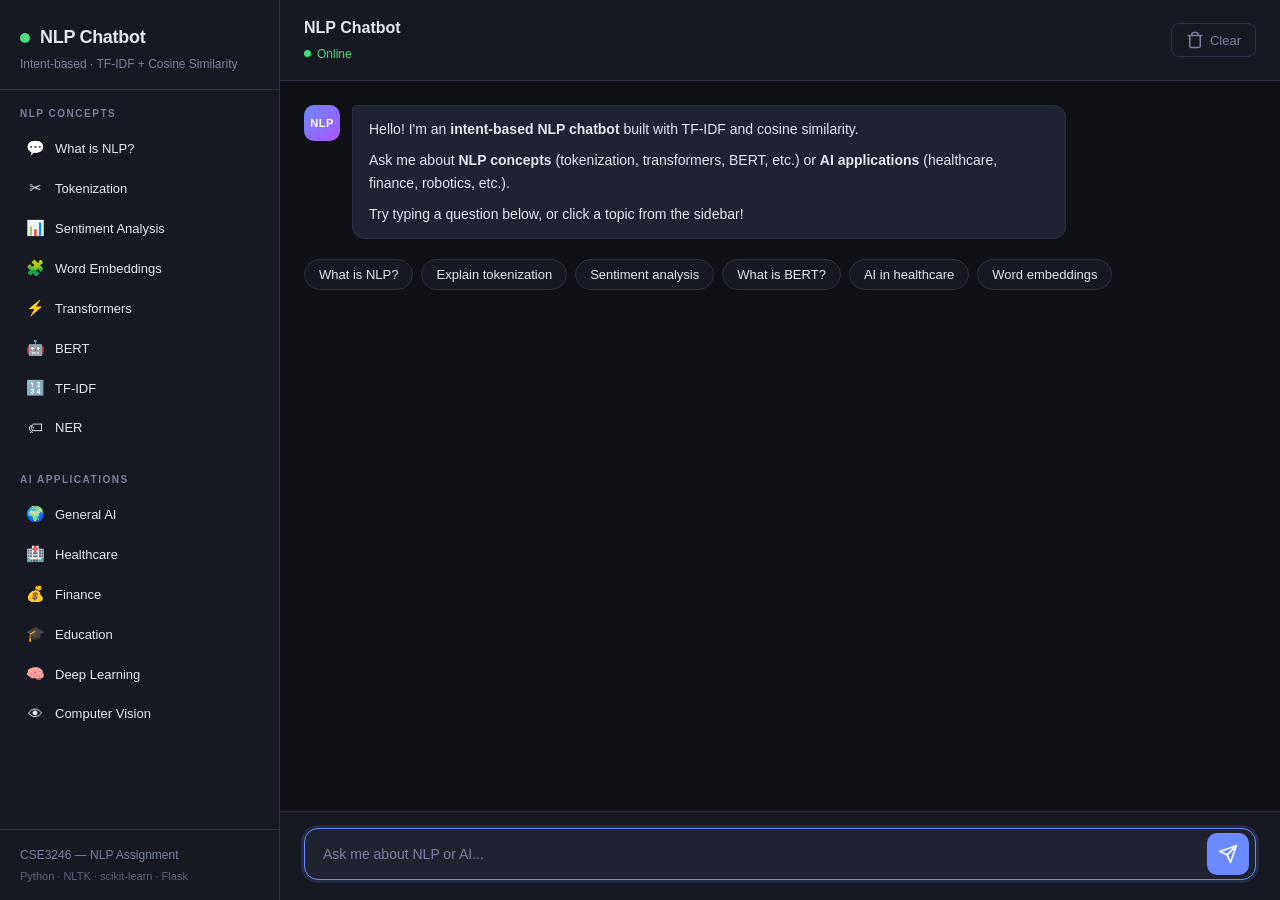
<file: templates/index.html>
<!DOCTYPE html>
<html lang="en">
<head>
    <meta charset="UTF-8">
    <meta name="viewport" content="width=device-width, initial-scale=1.0">
    <title>NLP Chatbot</title>
    <link rel="stylesheet" href="/static/style.css">
</head>
<body>
    <div class="app">
        <!-- Sidebar -->
        <aside class="sidebar">
            <div class="sidebar-header">
                <div class="logo">
                    <span class="logo-dot"></span>
                    <span class="logo-text">NLP Chatbot</span>
                </div>
                <p class="logo-sub">Intent-based &middot; TF-IDF + Cosine Similarity</p>
            </div>

            <div class="sidebar-section">
                <h3 class="section-title">NLP Concepts</h3>
                <button class="topic-btn" data-query="What is NLP?">
                    <span class="topic-icon">&#x1f4ac;</span> What is NLP?
                </button>
                <button class="topic-btn" data-query="Explain tokenization">
                    <span class="topic-icon">&#x2702;</span> Tokenization
                </button>
                <button class="topic-btn" data-query="What is sentiment analysis?">
                    <span class="topic-icon">&#x1f4ca;</span> Sentiment Analysis
                </button>
                <button class="topic-btn" data-query="What are word embeddings?">
                    <span class="topic-icon">&#x1f9e9;</span> Word Embeddings
                </button>
                <button class="topic-btn" data-query="How do transformers work?">
                    <span class="topic-icon">&#x26a1;</span> Transformers
                </button>
                <button class="topic-btn" data-query="What is BERT?">
                    <span class="topic-icon">&#x1f916;</span> BERT
                </button>
                <button class="topic-btn" data-query="What is TF-IDF?">
                    <span class="topic-icon">&#x1f522;</span> TF-IDF
                </button>
                <button class="topic-btn" data-query="What is named entity recognition?">
                    <span class="topic-icon">&#x1f3f7;</span> NER
                </button>
            </div>

            <div class="sidebar-section">
                <h3 class="section-title">AI Applications</h3>
                <button class="topic-btn" data-query="What are applications of AI?">
                    <span class="topic-icon">&#x1f30d;</span> General AI
                </button>
                <button class="topic-btn" data-query="AI in healthcare">
                    <span class="topic-icon">&#x1f3e5;</span> Healthcare
                </button>
                <button class="topic-btn" data-query="AI in finance">
                    <span class="topic-icon">&#x1f4b0;</span> Finance
                </button>
                <button class="topic-btn" data-query="AI in education">
                    <span class="topic-icon">&#x1f393;</span> Education
                </button>
                <button class="topic-btn" data-query="What is deep learning?">
                    <span class="topic-icon">&#x1f9e0;</span> Deep Learning
                </button>
                <button class="topic-btn" data-query="What is computer vision?">
                    <span class="topic-icon">&#x1f441;</span> Computer Vision
                </button>
            </div>

            <div class="sidebar-footer">
                <p>CSE3246 &mdash; NLP Assignment</p>
                <p class="tech-stack">Python &middot; NLTK &middot; scikit-learn &middot; Flask</p>
            </div>
        </aside>

        <!-- Main chat area -->
        <main class="chat-area">
            <header class="chat-header">
                <div class="header-left">
                    <h1>NLP Chatbot</h1>
                    <span class="header-status">
                        <span class="status-dot"></span> Online
                    </span>
                </div>
                <div class="header-right">
                    <button id="clear-btn" class="clear-btn" title="Clear chat">
                        <svg width="18" height="18" viewBox="0 0 24 24" fill="none" stroke="currentColor" stroke-width="2" stroke-linecap="round" stroke-linejoin="round">
                            <polyline points="3 6 5 6 21 6"></polyline>
                            <path d="M19 6v14a2 2 0 0 1-2 2H7a2 2 0 0 1-2-2V6m3 0V4a2 2 0 0 1 2-2h4a2 2 0 0 1 2 2v2"></path>
                        </svg>
                        Clear
                    </button>
                </div>
            </header>

            <div class="messages" id="messages">
                <!-- Welcome message -->
                <div class="msg bot-msg">
                    <div class="avatar bot-avatar">NLP</div>
                    <div class="bubble bot-bubble">
                        <p>Hello! I'm an <strong>intent-based NLP chatbot</strong> built with TF-IDF and cosine similarity.</p>
                        <p>Ask me about <strong>NLP concepts</strong> (tokenization, transformers, BERT, etc.) or <strong>AI applications</strong> (healthcare, finance, robotics, etc.).</p>
                        <p>Try typing a question below, or click a topic from the sidebar!</p>
                    </div>
                </div>

                <!-- Suggestion chips -->
                <div class="suggestions" id="suggestions">
                    <button class="chip" data-query="What is NLP?">What is NLP?</button>
                    <button class="chip" data-query="Explain tokenization">Explain tokenization</button>
                    <button class="chip" data-query="How does sentiment analysis work?">Sentiment analysis</button>
                    <button class="chip" data-query="What is BERT?">What is BERT?</button>
                    <button class="chip" data-query="AI applications in healthcare">AI in healthcare</button>
                    <button class="chip" data-query="What are word embeddings?">Word embeddings</button>
                </div>
            </div>

            <div class="input-area">
                <form id="chat-form" autocomplete="off">
                    <div class="input-wrapper">
                        <input type="text" id="user-input" placeholder="Ask me about NLP or AI..." autofocus>
                        <button type="submit" id="send-btn" title="Send">
                            <svg width="20" height="20" viewBox="0 0 24 24" fill="none" stroke="currentColor" stroke-width="2" stroke-linecap="round" stroke-linejoin="round">
                                <line x1="22" y1="2" x2="11" y2="13"></line>
                                <polygon points="22 2 15 22 11 13 2 9 22 2"></polygon>
                            </svg>
                        </button>
                    </div>
                </form>
            </div>
        </main>
    </div>

    <script src="/static/script.js"></script>
</body>
</html>
</file>
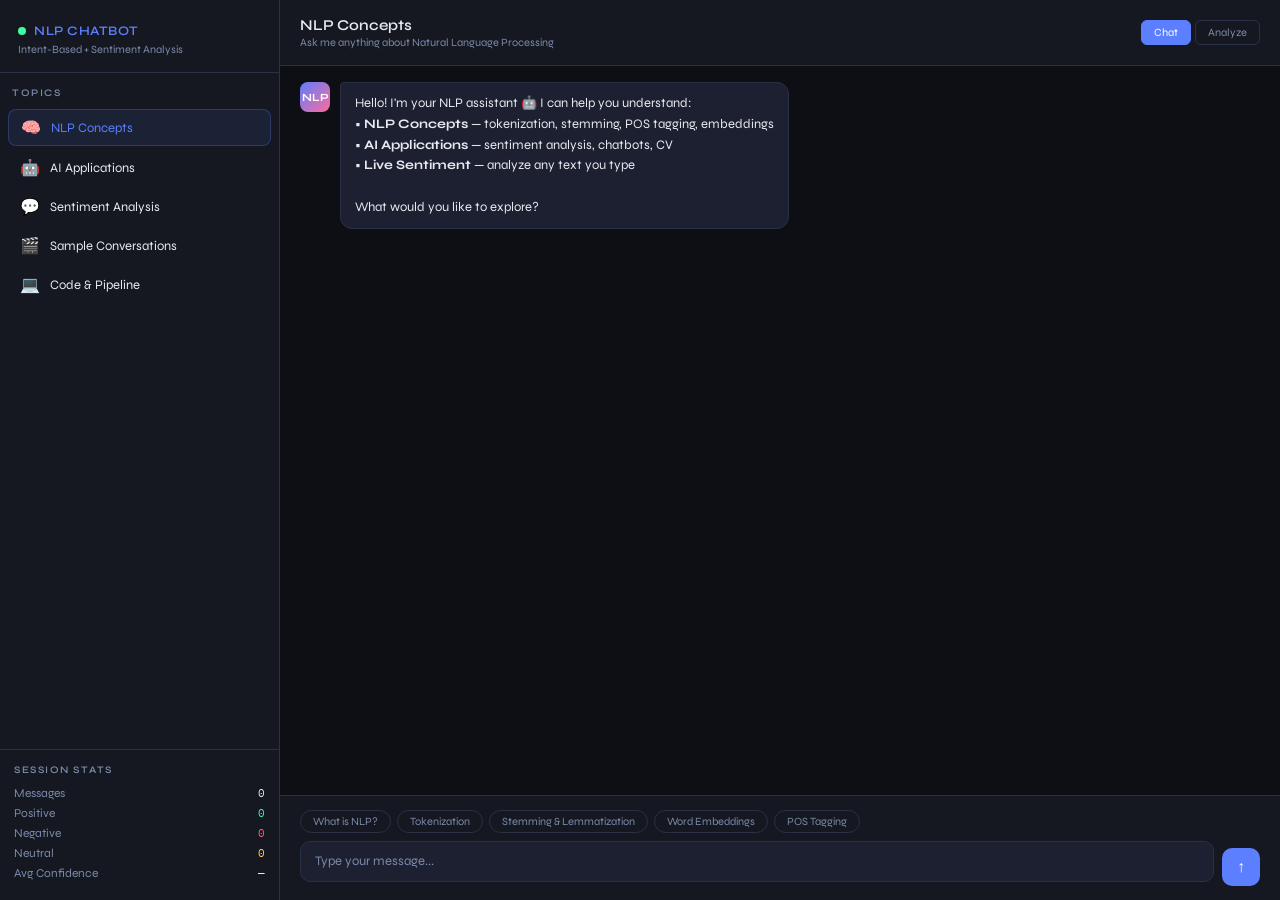
<file: nlp_chatbot.html>
<!DOCTYPE html>
<html lang="en">
<head>
<meta charset="UTF-8">
<meta name="viewport" content="width=device-width, initial-scale=1.0">
<title>NLP Chatbot — Intent & Sentiment Analysis</title>
<link rel="preconnect" href="https://fonts.googleapis.com">
<link href="https://fonts.googleapis.com/css2?family=IBM+Plex+Mono:wght@400;500&family=Syne:wght@400;600;700&display=swap" rel="stylesheet">
<style>
*{box-sizing:border-box;margin:0;padding:0}
:root{
  --bg:#0d0f14;--surface:#151820;--card:#1c2030;--border:#2a3045;
  --text:#e8eaf0;--muted:#7c8aaa;--accent:#5b7fff;--accent2:#ff6b9d;
  --green:#3dffa0;--red:#ff5c7a;--yellow:#ffd060;
  font-family:'Syne',sans-serif;
}

html,body{height:100%;background:var(--bg);color:var(--text);}

.app{display:grid;grid-template-columns:280px 1fr;height:100vh;}

/* Sidebar */
.sidebar{background:var(--surface);border-right:1px solid var(--border);display:flex;flex-direction:column;overflow:hidden}
.logo{padding:20px 18px 16px;border-bottom:1px solid var(--border)}
.logo-badge{display:inline-flex;align-items:center;gap:8px;font-size:13px;font-weight:600;letter-spacing:.5px;color:var(--accent)}
.logo-dot{width:8px;height:8px;background:var(--green);border-radius:50%;animation:pulse 2s ease-in-out infinite}
.logo-sub{font-size:11px;color:var(--muted);margin-top:4px}
@keyframes pulse{0%,100%{box-shadow:0 0 0 0 rgba(61,255,160,.4)}50%{box-shadow:0 0 0 6px rgba(61,255,160,0)}}

.nav-section{padding:14px 12px 8px;font-size:10px;font-weight:600;letter-spacing:1.5px;color:var(--muted);text-transform:uppercase}

.topic-btn{display:flex;align-items:center;gap:10px;padding:8px 12px;border-radius:8px;cursor:pointer;margin:2px 8px;border:none;background:transparent;color:var(--text);font-family:inherit;font-size:13px;width:calc(100% - 16px);text-align:left;transition:all .15s}
.topic-btn:hover{background:var(--card)}
.topic-btn.active{background:rgba(91,127,255,.1);border:1px solid rgba(91,127,255,.25);color:var(--accent)}
.topic-icon{font-size:16px;min-width:20px;text-align:center}

.stats-panel{margin-top:auto;padding:14px;border-top:1px solid var(--border)}
.stats-title{font-size:10px;letter-spacing:1.5px;color:var(--muted);text-transform:uppercase;margin-bottom:10px;font-weight:600}
.stat-row{display:flex;justify-content:space-between;align-items:center;margin-bottom:6px;font-size:12px}
.stat-label{color:var(--muted)}
.stat-val{font-family:'IBM Plex Mono',monospace;font-size:11px}
.stat-pos{color:var(--green)}
.stat-neg{color:var(--red)}
.stat-neu{color:var(--yellow)}

/* Chat area */
.chat-area{display:flex;flex-direction:column;overflow:hidden}

.chat-header{padding:16px 20px;border-bottom:1px solid var(--border);display:flex;align-items:center;justify-content:space-between;background:var(--surface)}
.header-info h2{font-size:15px;font-weight:600;margin-bottom:2px}
.header-info p{font-size:11px;color:var(--muted)}
.mode-toggle{display:flex;gap:4px}
.mode-btn{padding:5px 12px;border-radius:6px;border:1px solid var(--border);background:transparent;color:var(--muted);font-size:11px;cursor:pointer;font-family:inherit;transition:all .15s}
.mode-btn.active{background:var(--accent);border-color:var(--accent);color:#fff}

.messages{flex:1;overflow-y:auto;padding:16px 20px;display:flex;flex-direction:column;gap:12px;scrollbar-width:thin;scrollbar-color:var(--border) transparent}
.messages::-webkit-scrollbar{width:4px}
.messages::-webkit-scrollbar-track{background:transparent}
.messages::-webkit-scrollbar-thumb{background:var(--border);border-radius:2px}

.msg{display:flex;gap:10px;max-width:100%;animation:fadeUp .25s ease}
@keyframes fadeUp{from{opacity:0;transform:translateY(8px)}to{opacity:1;transform:translateY(0)}}

.msg.user{flex-direction:row-reverse}

.avatar{width:30px;height:30px;border-radius:8px;display:flex;align-items:center;justify-content:center;font-size:13px;flex-shrink:0}
.avatar.bot{background:linear-gradient(135deg,var(--accent),var(--accent2));font-weight:700;font-size:11px;color:#fff}
.avatar.user{background:var(--card);border:1px solid var(--border)}

.bubble{padding:10px 14px;border-radius:12px;max-width:85%;font-size:13px;line-height:1.6}
.bubble.bot{background:var(--card);border:1px solid var(--border);border-top-left-radius:4px}
.bubble.user{background:linear-gradient(135deg,rgba(91,127,255,.85),#4466ee);color:#fff;border-top-right-radius:4px}

.sentiment-tag{display:inline-flex;align-items:center;gap:5px;margin-top:8px;padding:3px 10px;border-radius:20px;font-size:10px;font-weight:600;letter-spacing:.5px;text-transform:uppercase}
.s-pos{background:rgba(61,255,160,.12);color:var(--green);border:1px solid rgba(61,255,160,.3)}
.s-neg{background:rgba(255,92,122,.12);color:var(--red);border:1px solid rgba(255,92,122,.3)}
.s-neu{background:rgba(255,208,96,.12);color:var(--yellow);border:1px solid rgba(255,208,96,.3)}
.s-dot{width:6px;height:6px;border-radius:50%;background:currentColor}

.sentiment-bar{margin-top:8px;height:4px;border-radius:2px;background:var(--border);overflow:hidden}
.bar-fill{height:100%;border-radius:2px;transition:width .5s ease}

.emotion-chips{display:flex;flex-wrap:wrap;gap:4px;margin-top:8px}
.chip{padding:2px 8px;border-radius:12px;font-size:10px;background:var(--card);border:1px solid var(--border);color:var(--muted)}

.typing{display:flex;gap:4px;padding:4px 0}
.dot{width:6px;height:6px;border-radius:50%;background:var(--muted);animation:bounce .8s ease-in-out infinite}
.dot:nth-child(2){animation-delay:.15s}
.dot:nth-child(3){animation-delay:.3s}
@keyframes bounce{0%,80%,100%{transform:translateY(0)}40%{transform:translateY(-6px)}}

.input-area{padding:14px 20px;border-top:1px solid var(--border);background:var(--surface)}
.input-row{display:flex;gap:8px;align-items:flex-end}
.input-wrap{flex:1;position:relative}
textarea{width:100%;background:var(--card);border:1px solid var(--border);border-radius:10px;padding:10px 14px;color:var(--text);font-family:inherit;font-size:13px;resize:none;outline:none;line-height:1.5;max-height:100px;transition:border .15s}
textarea:focus{border-color:rgba(91,127,255,.5)}
textarea::placeholder{color:var(--muted)}
.send-btn{width:38px;height:38px;border-radius:10px;background:var(--accent);border:none;color:#fff;cursor:pointer;display:flex;align-items:center;justify-content:center;flex-shrink:0;transition:all .15s;font-size:16px}
.send-btn:hover{background:#4466ee;transform:scale(1.05)}
.send-btn:disabled{background:var(--border);cursor:not-allowed;transform:none}

.quick-pills{display:flex;gap:6px;flex-wrap:wrap;margin-bottom:8px}
.pill{padding:4px 12px;border-radius:20px;border:1px solid var(--border);background:transparent;color:var(--muted);font-size:11px;cursor:pointer;font-family:inherit;transition:all .15s;white-space:nowrap}
.pill:hover{border-color:var(--accent);color:var(--accent)}

.sample-block{margin-top:10px;padding:10px 12px;background:var(--bg);border-radius:8px;border-left:3px solid var(--accent)}
.sample-label{font-size:10px;color:var(--muted);letter-spacing:1px;text-transform:uppercase;margin-bottom:6px}
.sample-item{font-size:12px;color:var(--muted);padding:2px 0;margin-bottom:6px}

.code-block{font-family:'IBM Plex Mono',monospace;font-size:11px;background:var(--bg);border:1px solid var(--border);border-radius:8px;padding:10px 12px;margin-top:8px;overflow-x:auto;line-height:1.7;white-space:pre}
.kw{color:var(--accent)}
.str{color:var(--green)}
.cm{color:var(--muted)}

@media(max-width:640px){
  .app{grid-template-columns:1fr;grid-template-rows:auto 1fr}
  .sidebar{display:none}
}
</style>
</head>
<body>

<div class="app">
<!-- Sidebar -->
<div class="sidebar">
  <div class="logo">
    <div class="logo-badge"><span class="logo-dot"></span>NLP CHATBOT</div>
    <div class="logo-sub">Intent-Based + Sentiment Analysis</div>
  </div>

  <div class="nav-section">Topics</div>
  <button class="topic-btn active" onclick="setTopic('nlp')" id="t-nlp">
    <span class="topic-icon">🧠</span> NLP Concepts
  </button>
  <button class="topic-btn" onclick="setTopic('ai')" id="t-ai">
    <span class="topic-icon">🤖</span> AI Applications
  </button>
  <button class="topic-btn" onclick="setTopic('sentiment')" id="t-sentiment">
    <span class="topic-icon">💬</span> Sentiment Analysis
  </button>
  <button class="topic-btn" onclick="setTopic('demo')" id="t-demo">
    <span class="topic-icon">🎬</span> Sample Conversations
  </button>
  <button class="topic-btn" onclick="setTopic('code')" id="t-code">
    <span class="topic-icon">💻</span> Code & Pipeline
  </button>

  <div class="stats-panel">
    <div class="stats-title">Session Stats</div>
    <div class="stat-row"><span class="stat-label">Messages</span><span class="stat-val" id="stat-total">0</span></div>
    <div class="stat-row"><span class="stat-label">Positive</span><span class="stat-val stat-pos" id="stat-pos">0</span></div>
    <div class="stat-row"><span class="stat-label">Negative</span><span class="stat-val stat-neg" id="stat-neg">0</span></div>
    <div class="stat-row"><span class="stat-label">Neutral</span><span class="stat-val stat-neu" id="stat-neu">0</span></div>
    <div class="stat-row"><span class="stat-label">Avg Confidence</span><span class="stat-val" id="stat-conf">—</span></div>
  </div>
</div>

<!-- Chat -->
<div class="chat-area">
  <div class="chat-header">
    <div class="header-info">
      <h2 id="chat-title">NLP Concepts</h2>
      <p id="chat-sub">Ask me anything about Natural Language Processing</p>
    </div>
    <div class="mode-toggle">
      <button class="mode-btn active" onclick="setMode('chat')" id="m-chat">Chat</button>
      <button class="mode-btn" onclick="setMode('analyze')" id="m-analyze">Analyze</button>
    </div>
  </div>

  <div class="messages" id="msgs"></div>

  <div class="input-area">
    <div class="quick-pills" id="pills"></div>
    <div class="input-row">
      <div class="input-wrap">
        <textarea id="inp" rows="1" placeholder="Type your message..." onkeydown="handleKey(event)" oninput="resize(this)"></textarea>
      </div>
      <button class="send-btn" id="send-btn" onclick="send()">↑</button>
    </div>
  </div>
</div>
</div>

<script>
// ─── NLP Preprocessing Engine ────────────────────────────────────────────────
const STOPWORDS = new Set(['a','an','the','is','are','was','were','be','been','being','have','has','had','do','does','did','will','would','could','should','may','might','shall','can','need','dare','ought','used','i','you','he','she','it','we','they','me','him','her','us','them','my','your','his','its','our','their','this','that','these','those','and','but','or','nor','for','yet','so','at','by','to','in','on','of','with','from','about','into','through','over','after','before','between','among','what','which','who','how','when','where','why']);

function preprocess(text){
  const lower = text.toLowerCase();
  const noSpecial = lower.replace(/[^a-z0-9\s']/g,'');
  const tokens = noSpecial.split(/\s+/).filter(t=>t.length>1);
  const filtered = tokens.filter(t=>!STOPWORDS.has(t));
  const stemmed = filtered.map(stem);
  return {tokens, filtered, stemmed};
}

function stem(word){
  if(word.endsWith('ing')&&word.length>5) return word.slice(0,-3);
  if(word.endsWith('tion')) return word.slice(0,-3);
  if(word.endsWith('ness')) return word.slice(0,-4);
  if(word.endsWith('ful')) return word.slice(0,-3);
  if(word.endsWith('ment')) return word.slice(0,-4);
  if(word.endsWith('ies')&&word.length>4) return word.slice(0,-3)+'y';
  if(word.endsWith('es')&&word.length>4) return word.slice(0,-2);
  if(word.endsWith('s')&&!word.endsWith('ss')&&word.length>3) return word.slice(0,-1);
  return word;
}

// ─── Sentiment Analysis ───────────────────────────────────────────────────────
const SENTIMENT_LEX = {
  positive:{amazing:3,excellent:3,outstanding:3,brilliant:3,fantastic:3,wonderful:3,love:2,great:2,good:2,nice:2,happy:2,enjoy:2,best:2,perfect:2,helpful:2,clear:2,easy:2,powerful:2,fast:2,accurate:2,interesting:2,impressive:2,beautiful:2,smart:2,elegant:2,effective:2,useful:2,success:2,like:1,okay:1,fine:1,decent:1,better:1,improve:1,well:1},
  negative:{terrible:3,horrible:3,awful:3,dreadful:3,worst:3,hate:2,bad:2,poor:2,wrong:2,fail:2,error:2,broken:2,slow:2,difficult:2,hard:2,complex:2,confusing:2,complicated:2,useless:2,boring:2,frustrating:2,annoying:2,disappointing:2,mediocre:1,issue:1,problem:1,not:1,never:1,cannot:1},
  negators: new Set(['not','no','never','neither','nor','cannot','cant','dont','wont','wouldnt','shouldnt','isnt','arent','wasnt','havent','hadnt'])
};

const EMOTION_LEX = {
  joy:['happy','joy','love','excited','wonderful','amazing','great','laugh','smile','fun'],
  sadness:['sad','cry','grief','sorrow','depressed','miserable','unhappy','heartbreak'],
  anger:['angry','furious','rage','hate','frustrate','annoy','irritate'],
  fear:['afraid','scared','fear','worry','anxious','nervous','panic'],
  surprise:['amazing','wow','unexpected','sudden','incredible','unbelievable'],
  trust:['trust','reliable','honest','safe','secure','confident','believe']
};

function analyzeSentiment(text){
  const pp = preprocess(text);
  const words = pp.tokens;
  let score=0, posCount=0, negCount=0;
  for(let i=0;i<words.length;i++){
    const w = words[i];
    const negated = i>0 && SENTIMENT_LEX.negators.has(words[i-1]);
    if(SENTIMENT_LEX.positive[w]){
      const v=SENTIMENT_LEX.positive[w];
      score += negated ? -v : v;
      negated ? negCount++ : posCount++;
    } else if(SENTIMENT_LEX.negative[w]){
      const v=SENTIMENT_LEX.negative[w];
      score += negated ? v : -v;
      negated ? posCount++ : negCount++;
    }
  }
  const maxScore = words.length*2||1;
  const normalized = Math.max(-1,Math.min(1,score/maxScore));
  let sentiment, confidence;
  if(normalized>0.05){sentiment='positive';confidence=Math.min(0.95,0.5+Math.abs(normalized)*0.5);}
  else if(normalized<-0.05){sentiment='negative';confidence=Math.min(0.95,0.5+Math.abs(normalized)*0.5);}
  else{sentiment='neutral';confidence=0.6+Math.random()*0.1;}
  const textLower = text.toLowerCase();
  const emotions = [];
  for(const [em,kws] of Object.entries(EMOTION_LEX)){
    for(const k of kws){if(textLower.includes(k)){emotions.push(em);break;}}
  }
  return {sentiment,confidence:Math.round(confidence*100),score:normalized,posCount,negCount,emotions:emotions.slice(0,3),preprocessed:pp};
}

// ─── Intent Recognition ───────────────────────────────────────────────────────
const INTENTS = [
  {id:'greet',patterns:['hello','hi','hey','good morning','good evening','howdy'],topic:'all'},
  {id:'nlp_what',patterns:['what is nlp','what is natural language','define nlp','explain nlp','tell me about nlp'],topic:'nlp'},
  {id:'nlp_tokenize',patterns:['tokenization','tokenize','token','split text','word splitting'],topic:'nlp'},
  {id:'nlp_stem',patterns:['stemming','stem','lemmatization','lemmatize','root word'],topic:'nlp'},
  {id:'nlp_pos',patterns:['pos tagging','part of speech','pos tag','grammar tag'],topic:'nlp'},
  {id:'nlp_ner',patterns:['ner','named entity','entity recognition','extract names'],topic:'nlp'},
  {id:'nlp_tfidf',patterns:['tfidf','tf-idf','term frequency','inverse document frequency'],topic:'nlp'},
  {id:'nlp_embed',patterns:['word2vec','glove','embedding','word vector','bert','transformer'],topic:'nlp'},
  {id:'ai_sentiment',patterns:['sentiment analysis','analyze sentiment','opinion mining','detect emotion'],topic:'ai'},
  {id:'ai_chatbot',patterns:['chatbot','chat bot','conversational ai','dialogue system'],topic:'ai'},
  {id:'ai_cv',patterns:['computer vision','image recognition','object detection'],topic:'ai'},
  {id:'ai_ml',patterns:['machine learning','ml','neural network','deep learning'],topic:'ai'},
  {id:'ai_app',patterns:['applications','use case','real world','industry','examples of ai'],topic:'ai'},
  {id:'demo_positive',patterns:['positive review','positive example','good review','show positive'],topic:'demo'},
  {id:'demo_negative',patterns:['negative review','bad review','negative example','show negative'],topic:'demo'},
  {id:'demo_sarcasm',patterns:['sarcasm','sarcastic','irony','ironic'],topic:'demo'},
  {id:'code_pipeline',patterns:['code','python','pipeline','implement','how to build'],topic:'code'},
  {id:'unknown',patterns:[],topic:'all'}
];

function detectIntent(text){
  const lower = text.toLowerCase();
  const pp = preprocess(lower);
  const words = [...pp.tokens,...pp.stemmed];
  let best=null, bestScore=0;
  for(const intent of INTENTS){
    if(intent.id==='unknown') continue;
    for(const pat of intent.patterns){
      if(lower.includes(pat)){
        const s=pat.split(' ').length*2;
        if(s>bestScore){bestScore=s;best=intent;}
      } else {
        const patWords=pat.split(' ');
        const matches=patWords.filter(pw=>words.some(w=>w.startsWith(pw.slice(0,4))));
        if(matches.length>0){const s=matches.length;if(s>bestScore){bestScore=s;best=intent;}}
      }
    }
  }
  return best||INTENTS[INTENTS.length-1];
}

// ─── Responses ────────────────────────────────────────────────────────────────
const RESPONSES = {
  greet:{text:"Hello! I'm your NLP assistant 🤖 I can help you understand:\n• **NLP Concepts** — tokenization, stemming, POS tagging, embeddings\n• **AI Applications** — sentiment analysis, chatbots, CV\n• **Live Sentiment** — analyze any text you type\n\nWhat would you like to explore?",type:'intro'},
  nlp_what:{text:"**Natural Language Processing (NLP)** is a field of AI that enables computers to understand, interpret, and generate human language.\n\nKey NLP tasks include:\n• **Tokenization** — splitting text into tokens\n• **Stemming/Lemmatization** — reducing words to root forms\n• **POS Tagging** — labeling grammatical roles\n• **NER** — identifying named entities\n• **Sentiment Analysis** — detecting opinion/emotion",type:'nlp'},
  nlp_tokenize:{text:"**Tokenization** is the process of splitting text into individual units called tokens.\n\nExample preprocessing pipeline:\n```\nInput: 'NLP is amazing!'\n↓ Lowercase   → 'nlp is amazing!'\n↓ Remove punct → 'nlp is amazing'\n↓ Tokenize    → ['nlp', 'is', 'amazing']\n↓ Remove stop  → ['nlp', 'amazing']\n↓ Stem        → ['nlp', 'amaz']\n```\nThis pipeline runs live on every message you send! 🔍",type:'nlp',code:true},
  nlp_stem:{text:"**Stemming** reduces words to their root/base form.\n\nExamples:\n• running → run\n• studies → studi\n• connections → connect\n\n**Lemmatization** is more sophisticated — it uses vocabulary to return the dictionary form:\n• better → good (lemma)\n• running → run (lemma)\n\nThis chatbot uses a rule-based stemmer on every message!",type:'nlp'},
  nlp_pos:{text:"**Part-of-Speech (POS) Tagging** assigns grammatical labels to each word.\n\nExample:\n```\n'The quick brown fox jumps'\n The    → DT (Determiner)\n quick  → JJ (Adjective)\n brown  → JJ (Adjective)\n fox    → NN (Noun)\n jumps  → VBZ (Verb)\n```\nPOS tagging is foundational for parsing, NER, and information extraction.",type:'nlp'},
  nlp_ner:{text:"**Named Entity Recognition (NER)** identifies and classifies key entities in text.\n\nEntity Types:\n• PERSON — 'Elon Musk founded SpaceX'\n• ORG — 'Google released BERT'\n• LOCATION — 'Paris is in France'\n• DATE — 'on January 15th'\n• MONEY — '$500 million funding'\n\nApplications: information extraction, knowledge graphs, question answering.",type:'nlp'},
  nlp_tfidf:{text:"**TF-IDF** (Term Frequency-Inverse Document Frequency) measures word importance.\n\n**Formula:**\n```\nTF(t,d)  = count(t in d) / total words in d\nIDF(t)   = log(N / docs containing t)\nTF-IDF   = TF × IDF\n```\nCommon words like 'the' get low scores. Rare, important words get high scores. Used for search engines and keyword extraction.",type:'nlp'},
  nlp_embed:{text:"**Word Embeddings** represent words as dense vectors in a semantic space.\n\nKey models:\n• **Word2Vec** — predicts context (CBOW) or word from context (Skip-gram)\n• **GloVe** — uses global co-occurrence statistics\n• **BERT** — bidirectional transformer, context-aware\n• **GPT** — autoregressive transformer\n\nEmbeddings capture semantic relationships:\n• king - man + woman ≈ queen",type:'nlp'},
  ai_sentiment:{text:"**Sentiment Analysis** classifies the emotional tone of text.\n\nThis chatbot analyzes YOUR messages live using:\n1. Lexicon-based scoring with a sentiment dictionary\n2. Negation detection (not good → negative)\n3. Confidence scoring\n4. Emotion detection (joy, sadness, anger, fear...)\n\nTypes of sentiment analysis:\n• Binary (positive/negative)\n• Multi-class (+ neutral)\n• Aspect-based\n• Emotion detection\n• Sarcasm detection",type:'ai'},
  ai_chatbot:{text:"**Chatbot Architectures:**\n\n🔷 **Rule-Based** (this bot!) — pattern matching + intent detection. Fast, predictable, interpretable.\n\n🔷 **Retrieval-Based** — selects best response from a corpus using similarity matching.\n\n🔷 **Generative** — uses seq2seq/transformer models to generate new responses.\n\n🔷 **Hybrid** — combines all three. Best production performance.\n\nKey components: NLU (understand), DM (manage dialogue), NLG (generate response).",type:'ai'},
  ai_cv:{text:"**Computer Vision** enables machines to interpret visual information.\n\nApplications:\n• Image classification (ResNet, EfficientNet)\n• Object detection (YOLO, R-CNN)\n• Facial recognition\n• Medical imaging (tumor detection)\n• Autonomous vehicles\n• OCR (text from images)\n\nModern CV uses CNNs and Vision Transformers (ViT).",type:'ai'},
  ai_ml:{text:"**Machine Learning** is the foundation of modern AI.\n\nTypes:\n• **Supervised** — labeled data (classification, regression)\n• **Unsupervised** — unlabeled data (clustering, dimensionality reduction)\n• **Reinforcement** — learns from rewards\n• **Self-supervised** — labels from data itself (GPT, BERT)\n\nFor NLP specifically: deep learning with transformers dominates state-of-the-art.",type:'ai'},
  ai_app:{text:"**Real-World AI Applications:**\n\n🏥 Healthcare — diagnosis, drug discovery\n💰 Finance — fraud detection, trading\n📱 Social Media — content moderation, recommendations\n🛒 E-commerce — product search, review analysis\n🚗 Transport — autonomous vehicles\n📞 Customer Service — chatbots, ticket routing\n🎓 Education — adaptive learning, plagiarism detection\n🌐 Translation — real-time multilingual communication",type:'ai'},
  demo_positive:{text:"📊 **Positive Sentiment Examples:**",type:'demo',demo:'positive'},
  demo_negative:{text:"📊 **Negative Sentiment Examples:**",type:'demo',demo:'negative'},
  demo_sarcasm:{text:"**Sarcasm Detection Challenge:**\n\nSarcasm is where literal meaning ≠ intended meaning.\n\nExamples:\n• 'Oh great, another Monday!' → Actually negative\n• 'Yeah right, that totally worked' → Negative\n• 'Sure, I love waiting 3 hours' → Negative\n\nRuling challenge: Rule-based systems fail here. Modern models use contextual embeddings (BERT) + prosodic features to catch sarcasm with ~70–80% accuracy.",type:'demo'},
  code_pipeline:{text:"**Python NLP Pipeline:**",type:'code'},
  unknown:{text:"I understand you're asking about something! Let me suggest some topics:\n\n• Ask about **NLP concepts** (tokenization, stemming, embeddings)\n• Ask about **AI applications** (sentiment analysis, chatbots)\n• Type any review/text and I'll **analyze its sentiment live**\n• Ask for **sample conversations** or **code examples**",type:'intro'}
};

const DEMO_REVIEWS = {
  positive:[
    {text:"The movie was absolutely brilliant! The acting was superb and the storyline kept me engaged throughout."},
    {text:"This product is amazing! Fast delivery, excellent quality, I love it!"},
    {text:"The restaurant food was wonderful. Great service and the ambiance was perfect."}
  ],
  negative:[
    {text:"Terrible experience. The service was awful and the product broke after one day."},
    {text:"Worst movie I've ever seen. Boring plot and horrible acting. Complete waste of money."},
    {text:"The battery life is poor and the camera quality is bad. Very disappointed."}
  ]
};

// ─── State ────────────────────────────────────────────────────────────────────
let stats = {total:0,pos:0,neg:0,neu:0,confSum:0};
let currentTopic = 'nlp';
let currentMode = 'chat';

const QUICK = {
  nlp:['What is NLP?','Tokenization','Stemming & Lemmatization','Word Embeddings','POS Tagging'],
  ai:['Sentiment Analysis','Chatbot Types','AI Applications','Machine Learning basics'],
  sentiment:['Analyze: I love this product!','Analyze: This is terrible','Analyze: The service was okay'],
  demo:['Positive reviews','Negative reviews','Sarcasm examples'],
  code:['Show NLP pipeline code']
};

const TITLES = {
  nlp:['NLP Concepts','Ask me anything about Natural Language Processing'],
  ai:['AI Applications','Explore real-world AI use cases'],
  sentiment:['Sentiment Analyzer','Type any text to analyze its sentiment'],
  demo:['Sample Conversations','See the chatbot in action'],
  code:['Code & Pipeline','NLP implementation in Python']
};

function setTopic(t){
  currentTopic = t;
  document.querySelectorAll('.topic-btn').forEach(b=>b.classList.remove('active'));
  document.getElementById('t-'+t).classList.add('active');
  const [title,sub] = TITLES[t];
  document.getElementById('chat-title').textContent = title;
  document.getElementById('chat-sub').textContent = sub;
  renderPills();
  document.getElementById('inp').placeholder = t==='sentiment' ? 'Type any text to analyze sentiment...' : 'Type your message...';
}

function setMode(m){
  currentMode = m;
  ['chat','analyze'].forEach(x=>document.getElementById('m-'+x).classList.toggle('active',x===m));
}

function renderPills(){
  const pills = document.getElementById('pills');
  pills.innerHTML = '';
  (QUICK[currentTopic]||[]).forEach(q=>{
    const b = document.createElement('button');
    b.className = 'pill';
    b.textContent = q;
    b.onclick = ()=>{document.getElementById('inp').value=q;send();};
    pills.appendChild(b);
  });
}

function addMsg(role, content, meta){
  const msgs = document.getElementById('msgs');
  const div = document.createElement('div');
  div.className = 'msg '+role;

  const av = document.createElement('div');
  av.className = 'avatar '+(role==='bot'?'bot':'user');
  av.textContent = role==='bot' ? 'NLP' : '👤';

  const bub = document.createElement('div');
  bub.className = 'bubble '+(role==='bot'?'bot':'user');

  let html = content
    .replace(/\*\*(.+?)\*\*/g,'<strong>$1</strong>')
    .replace(/```([\s\S]+?)```/g,'<div class="code-block">$1</div>')
    .replace(/\n•/g,'<br>•')
    .replace(/\n/g,'<br>');
  bub.innerHTML = html;

  // Sentiment tag on user messages
  if(meta && meta.sentiment && role==='user'){
    const sc = meta.sentiment;
    const cls = {'positive':'s-pos','negative':'s-neg','neutral':'s-neu'}[sc];
    const tag = document.createElement('div');
    tag.className = 'sentiment-tag '+cls;
    tag.innerHTML = `<span class="s-dot"></span> ${sc.toUpperCase()} · ${meta.confidence}%`;
    bub.appendChild(tag);

    const barCol = {'positive':'var(--green)','negative':'var(--red)','neutral':'var(--yellow)'}[sc];
    const bar = document.createElement('div');
    bar.className = 'sentiment-bar';
    bar.innerHTML = `<div class="bar-fill" style="width:0;background:${barCol}"></div>`;
    bub.appendChild(bar);
    setTimeout(()=>bar.querySelector('.bar-fill').style.width=meta.confidence+'%',100);

    if(meta.emotions && meta.emotions.length>0){
      const chips = document.createElement('div');
      chips.className = 'emotion-chips';
      meta.emotions.forEach(e=>{
        const c = document.createElement('span');
        c.className = 'chip';
        c.textContent = '🎭 '+e;
        chips.appendChild(c);
      });
      bub.appendChild(chips);
    }
  }

  // Demo reviews block
  if(role==='bot' && meta && meta.demo){
    const demos = DEMO_REVIEWS[meta.demo]||[];
    if(demos.length>0){
      const blk = document.createElement('div');
      blk.className = 'sample-block';
      blk.innerHTML = '<div class="sample-label">Live Analysis</div>';
      demos.forEach(d=>{
        const r = analyzeSentiment(d.text);
        const cls = {'positive':'s-pos','negative':'s-neg','neutral':'s-neu'}[r.sentiment];
        blk.innerHTML += `<div class="sample-item"><em>"${d.text.substring(0,70)}..."</em><br><span class="sentiment-tag ${cls}" style="margin-top:4px;display:inline-flex"><span class="s-dot"></span>&nbsp;${r.sentiment.toUpperCase()} ${r.confidence}%</span></div>`;
      });
      bub.appendChild(blk);
    }
  }

  // Code block for tokenization
  if(role==='bot' && meta && meta.code){
    const blk = document.createElement('div');
    blk.className = 'code-block';
    blk.innerHTML = `<span class="cm"># NLP Preprocessing Pipeline</span>
<span class="kw">import</span> re
<span class="kw">from</span> nltk.tokenize <span class="kw">import</span> word_tokenize
<span class="kw">from</span> nltk.corpus <span class="kw">import</span> stopwords
<span class="kw">from</span> nltk.stem <span class="kw">import</span> PorterStemmer

<span class="kw">def</span> preprocess(text):
    text = text.lower()
    text = re.sub(<span class="str">r'[^a-z0-9\\s]'</span>, <span class="str">''</span>, text)
    tokens = word_tokenize(text)
    tokens = [t <span class="kw">for</span> t <span class="kw">in</span> tokens
              <span class="kw">if</span> t <span class="kw">not in</span> stopwords.words(<span class="str">'english'</span>)]
    stemmer = PorterStemmer()
    tokens = [stemmer.stem(t) <span class="kw">for</span> t <span class="kw">in</span> tokens]
    <span class="kw">return</span> tokens

<span class="cm"># TextBlob sentiment</span>
<span class="kw">from</span> textblob <span class="kw">import</span> TextBlob
blob = TextBlob(<span class="str">"The product was amazing!"</span>)
print(blob.sentiment)  <span class="cm"># polarity=0.9</span>`;
    bub.appendChild(blk);
  }

  // Python pipeline code block
  if(role==='bot' && meta && meta.type==='code'){
    const blk = document.createElement('div');
    blk.className = 'code-block';
    blk.innerHTML = `<span class="cm"># Sentiment Analysis ML Pipeline</span>
<span class="kw">from</span> sklearn.feature_extraction.text <span class="kw">import</span> TfidfVectorizer
<span class="kw">from</span> sklearn.linear_model <span class="kw">import</span> LogisticRegression
<span class="kw">from</span> sklearn.pipeline <span class="kw">import</span> Pipeline

pipeline = Pipeline([
    (<span class="str">'tfidf'</span>, TfidfVectorizer(max_features=<span class="kw">5000</span>)),
    (<span class="str">'clf'</span>,  LogisticRegression())
])

<span class="cm"># Train</span>
pipeline.fit(X_train, y_train)

<span class="cm"># Predict</span>
result = pipeline.predict([<span class="str">"This product is great!"</span>])
<span class="cm"># → ['positive']</span>

<span class="cm"># Evaluate</span>
<span class="kw">from</span> sklearn.metrics <span class="kw">import</span> classification_report
print(classification_report(y_test, pipeline.predict(X_test)))`;
    bub.appendChild(blk);
  }

  if(role==='bot'){div.appendChild(av);div.appendChild(bub);}
  else{div.appendChild(bub);div.appendChild(av);}
  msgs.appendChild(div);
  msgs.scrollTop = msgs.scrollHeight;
}

function showTyping(){
  const msgs = document.getElementById('msgs');
  const div = document.createElement('div');
  div.className='msg bot'; div.id='typing-indicator';
  const av = document.createElement('div');
  av.className='avatar bot'; av.textContent='NLP';
  const bub = document.createElement('div');
  bub.className='bubble bot';
  bub.innerHTML='<div class="typing"><span class="dot"></span><span class="dot"></span><span class="dot"></span></div>';
  div.appendChild(av); div.appendChild(bub);
  msgs.appendChild(div); msgs.scrollTop=msgs.scrollHeight;
}

function hideTyping(){
  const el=document.getElementById('typing-indicator');
  if(el) el.remove();
}

function updateStats(r){
  stats.total++;
  if(r.sentiment==='positive') stats.pos++;
  else if(r.sentiment==='negative') stats.neg++;
  else stats.neu++;
  stats.confSum += r.confidence;
  document.getElementById('stat-total').textContent = stats.total;
  document.getElementById('stat-pos').textContent = stats.pos;
  document.getElementById('stat-neg').textContent = stats.neg;
  document.getElementById('stat-neu').textContent = stats.neu;
  document.getElementById('stat-conf').textContent = Math.round(stats.confSum/stats.total)+'%';
}

function send(){
  const inp = document.getElementById('inp');
  const text = inp.value.trim();
  if(!text) return;
  inp.value=''; resize(inp);

  const sResult = analyzeSentiment(text);
  updateStats(sResult);
  addMsg('user', text, sResult);

  const intent = detectIntent(text);
  const resp = RESPONSES[intent.id]||RESPONSES.unknown;

  showTyping();
  setTimeout(()=>{
    hideTyping();
    const meta = {type:resp.type};
    if(resp.demo) meta.demo = resp.demo;
    if(resp.code) meta.code = resp.code;
    addMsg('bot', resp.text, meta);
  }, 600+Math.random()*400);
}

function handleKey(e){
  if(e.key==='Enter'&&!e.shiftKey){e.preventDefault();send();}
}

function resize(el){
  el.style.height='auto';
  el.style.height=Math.min(el.scrollHeight,100)+'px';
}

// Init
renderPills();
setTimeout(()=>{
  addMsg('bot', RESPONSES.greet.text, {type:'intro'});
},300);
</script>
</body>
</html>
</file>
<file: static/style.css>
/* ── Reset & Base ─────────────────────────────────────────────────────── */
*, *::before, *::after {
    box-sizing: border-box;
    margin: 0;
    padding: 0;
}

:root {
    --bg: #0f1117;
    --surface: #161922;
    --card: #1e2231;
    --border: #2a2f42;
    --text: #e4e6ee;
    --text-muted: #7a819e;
    --accent: #6c8aff;
    --accent-hover: #8ba3ff;
    --accent-glow: rgba(108, 138, 255, 0.15);
    --green: #4ade80;
    --user-bubble: linear-gradient(135deg, #6c8aff, #5a6fff);
    --bot-bubble: #1e2231;
    --radius: 12px;
    --shadow: 0 2px 12px rgba(0, 0, 0, 0.3);
}

html, body {
    height: 100%;
    font-family: 'Segoe UI', -apple-system, BlinkMacSystemFont, 'Helvetica Neue', Arial, sans-serif;
    background: var(--bg);
    color: var(--text);
    line-height: 1.5;
}

/* ── App Layout ──────────────────────────────────────────────────────── */
.app {
    display: grid;
    grid-template-columns: 280px 1fr;
    height: 100vh;
    overflow: hidden;
}

/* ── Sidebar ─────────────────────────────────────────────────────────── */
.sidebar {
    background: var(--surface);
    border-right: 1px solid var(--border);
    display: flex;
    flex-direction: column;
    overflow-y: auto;
    scrollbar-width: thin;
    scrollbar-color: var(--border) transparent;
}

.sidebar-header {
    padding: 24px 20px 16px;
    border-bottom: 1px solid var(--border);
}

.logo {
    display: flex;
    align-items: center;
    gap: 10px;
    font-size: 18px;
    font-weight: 700;
    letter-spacing: -0.3px;
}

.logo-dot {
    width: 10px;
    height: 10px;
    background: var(--green);
    border-radius: 50%;
    animation: pulse 2s ease-in-out infinite;
    flex-shrink: 0;
}

@keyframes pulse {
    0%, 100% { box-shadow: 0 0 0 0 rgba(74, 222, 128, 0.4); }
    50% { box-shadow: 0 0 0 8px rgba(74, 222, 128, 0); }
}

.logo-sub {
    font-size: 12px;
    color: var(--text-muted);
    margin-top: 4px;
}

.sidebar-section {
    padding: 16px 12px 8px;
}

.section-title {
    font-size: 10px;
    font-weight: 700;
    letter-spacing: 1.5px;
    text-transform: uppercase;
    color: var(--text-muted);
    padding: 0 8px 8px;
}

.topic-btn {
    display: flex;
    align-items: center;
    gap: 10px;
    width: 100%;
    padding: 9px 12px;
    border: 1px solid transparent;
    border-radius: 8px;
    background: transparent;
    color: var(--text);
    font-family: inherit;
    font-size: 13px;
    cursor: pointer;
    transition: all 0.15s ease;
    text-align: left;
    margin-bottom: 2px;
}

.topic-btn:hover {
    background: var(--card);
    border-color: var(--border);
}

.topic-btn:active {
    background: var(--accent-glow);
    border-color: var(--accent);
    color: var(--accent);
}

.topic-icon {
    font-size: 15px;
    min-width: 20px;
    text-align: center;
}

.sidebar-footer {
    margin-top: auto;
    padding: 16px 20px;
    border-top: 1px solid var(--border);
    font-size: 12px;
    color: var(--text-muted);
}

.tech-stack {
    font-size: 11px;
    margin-top: 4px;
    opacity: 0.7;
}

/* ── Chat Area ───────────────────────────────────────────────────────── */
.chat-area {
    display: flex;
    flex-direction: column;
    overflow: hidden;
    background: var(--bg);
}

.chat-header {
    display: flex;
    align-items: center;
    justify-content: space-between;
    padding: 16px 24px;
    background: var(--surface);
    border-bottom: 1px solid var(--border);
}

.header-left h1 {
    font-size: 16px;
    font-weight: 600;
}

.header-status {
    display: inline-flex;
    align-items: center;
    gap: 6px;
    font-size: 12px;
    color: var(--green);
}

.status-dot {
    width: 7px;
    height: 7px;
    background: var(--green);
    border-radius: 50%;
}

.clear-btn {
    display: flex;
    align-items: center;
    gap: 6px;
    padding: 7px 14px;
    border: 1px solid var(--border);
    border-radius: 8px;
    background: transparent;
    color: var(--text-muted);
    font-family: inherit;
    font-size: 13px;
    cursor: pointer;
    transition: all 0.15s ease;
}

.clear-btn:hover {
    background: var(--card);
    color: var(--text);
    border-color: #3a4060;
}

/* ── Messages ────────────────────────────────────────────────────────── */
.messages {
    flex: 1;
    overflow-y: auto;
    padding: 24px;
    display: flex;
    flex-direction: column;
    gap: 16px;
    scrollbar-width: thin;
    scrollbar-color: var(--border) transparent;
}

.messages::-webkit-scrollbar { width: 5px; }
.messages::-webkit-scrollbar-track { background: transparent; }
.messages::-webkit-scrollbar-thumb { background: var(--border); border-radius: 3px; }

.msg {
    display: flex;
    gap: 12px;
    max-width: 100%;
    animation: fadeIn 0.3s ease;
}

@keyframes fadeIn {
    from { opacity: 0; transform: translateY(10px); }
    to { opacity: 1; transform: translateY(0); }
}

.msg.user-msg {
    flex-direction: row-reverse;
}

/* ── Avatars ─────────────────────────────────────────────────────────── */
.avatar {
    width: 36px;
    height: 36px;
    border-radius: 10px;
    display: flex;
    align-items: center;
    justify-content: center;
    font-size: 11px;
    font-weight: 700;
    flex-shrink: 0;
    letter-spacing: 0.5px;
}

.bot-avatar {
    background: linear-gradient(135deg, var(--accent), #a855f7);
    color: white;
}

.user-avatar {
    background: var(--card);
    border: 1px solid var(--border);
    color: var(--text-muted);
    font-size: 16px;
}

/* ── Bubbles ─────────────────────────────────────────────────────────── */
.bubble {
    padding: 12px 16px;
    border-radius: var(--radius);
    max-width: 75%;
    font-size: 14px;
    line-height: 1.65;
}

.bot-bubble {
    background: var(--bot-bubble);
    border: 1px solid var(--border);
    border-top-left-radius: 4px;
}

.bot-bubble p {
    margin-bottom: 8px;
}

.bot-bubble p:last-child {
    margin-bottom: 0;
}

.user-bubble {
    background: var(--user-bubble);
    color: white;
    border-top-right-radius: 4px;
}

/* ── Intent tag ──────────────────────────────────────────────────────── */
.intent-tag {
    display: inline-flex;
    align-items: center;
    gap: 6px;
    margin-top: 10px;
    padding: 4px 10px;
    border-radius: 20px;
    font-size: 11px;
    font-weight: 600;
    letter-spacing: 0.3px;
    background: var(--accent-glow);
    color: var(--accent);
    border: 1px solid rgba(108, 138, 255, 0.25);
}

.intent-tag.unknown {
    background: rgba(255, 180, 60, 0.1);
    color: #ffb43c;
    border-color: rgba(255, 180, 60, 0.25);
}

.confidence-bar {
    width: 40px;
    height: 4px;
    background: rgba(255, 255, 255, 0.15);
    border-radius: 2px;
    overflow: hidden;
}

.confidence-fill {
    height: 100%;
    border-radius: 2px;
    background: currentColor;
    transition: width 0.4s ease;
}

/* ── Suggestion chips ────────────────────────────────────────────────── */
.suggestions {
    display: flex;
    flex-wrap: wrap;
    gap: 8px;
    padding: 4px 0 8px;
}

.chip {
    padding: 7px 14px;
    border: 1px solid var(--border);
    border-radius: 20px;
    background: var(--surface);
    color: var(--text);
    font-family: inherit;
    font-size: 13px;
    cursor: pointer;
    transition: all 0.15s ease;
    white-space: nowrap;
}

.chip:hover {
    background: var(--accent-glow);
    border-color: var(--accent);
    color: var(--accent);
}

/* ── Typing indicator ────────────────────────────────────────────────── */
.typing-indicator {
    display: flex;
    gap: 5px;
    padding: 12px 16px;
    background: var(--bot-bubble);
    border: 1px solid var(--border);
    border-radius: var(--radius);
    border-top-left-radius: 4px;
    width: fit-content;
}

.typing-dot {
    width: 8px;
    height: 8px;
    background: var(--text-muted);
    border-radius: 50%;
    animation: typingBounce 1.2s ease-in-out infinite;
}

.typing-dot:nth-child(2) { animation-delay: 0.15s; }
.typing-dot:nth-child(3) { animation-delay: 0.3s; }

@keyframes typingBounce {
    0%, 60%, 100% { transform: translateY(0); opacity: 0.4; }
    30% { transform: translateY(-6px); opacity: 1; }
}

/* ── Input Area ──────────────────────────────────────────────────────── */
.input-area {
    padding: 16px 24px 20px;
    background: var(--surface);
    border-top: 1px solid var(--border);
}

.input-wrapper {
    display: flex;
    align-items: center;
    gap: 10px;
    background: var(--card);
    border: 1px solid var(--border);
    border-radius: 14px;
    padding: 4px 6px 4px 18px;
    transition: border-color 0.2s ease;
}

.input-wrapper:focus-within {
    border-color: var(--accent);
    box-shadow: 0 0 0 3px var(--accent-glow);
}

#user-input {
    flex: 1;
    padding: 12px 0;
    border: none;
    outline: none;
    background: transparent;
    color: var(--text);
    font-family: inherit;
    font-size: 14px;
}

#user-input::placeholder {
    color: var(--text-muted);
}

#send-btn {
    width: 42px;
    height: 42px;
    border: none;
    border-radius: 10px;
    background: var(--accent);
    color: white;
    cursor: pointer;
    display: flex;
    align-items: center;
    justify-content: center;
    transition: all 0.15s ease;
    flex-shrink: 0;
}

#send-btn:hover {
    background: var(--accent-hover);
    transform: scale(1.05);
}

#send-btn:active {
    transform: scale(0.95);
}

/* ── Responsive ──────────────────────────────────────────────────────── */
@media (max-width: 768px) {
    .app {
        grid-template-columns: 1fr;
    }

    .sidebar {
        display: none;
    }

    .bubble {
        max-width: 88%;
    }
}
</file>
